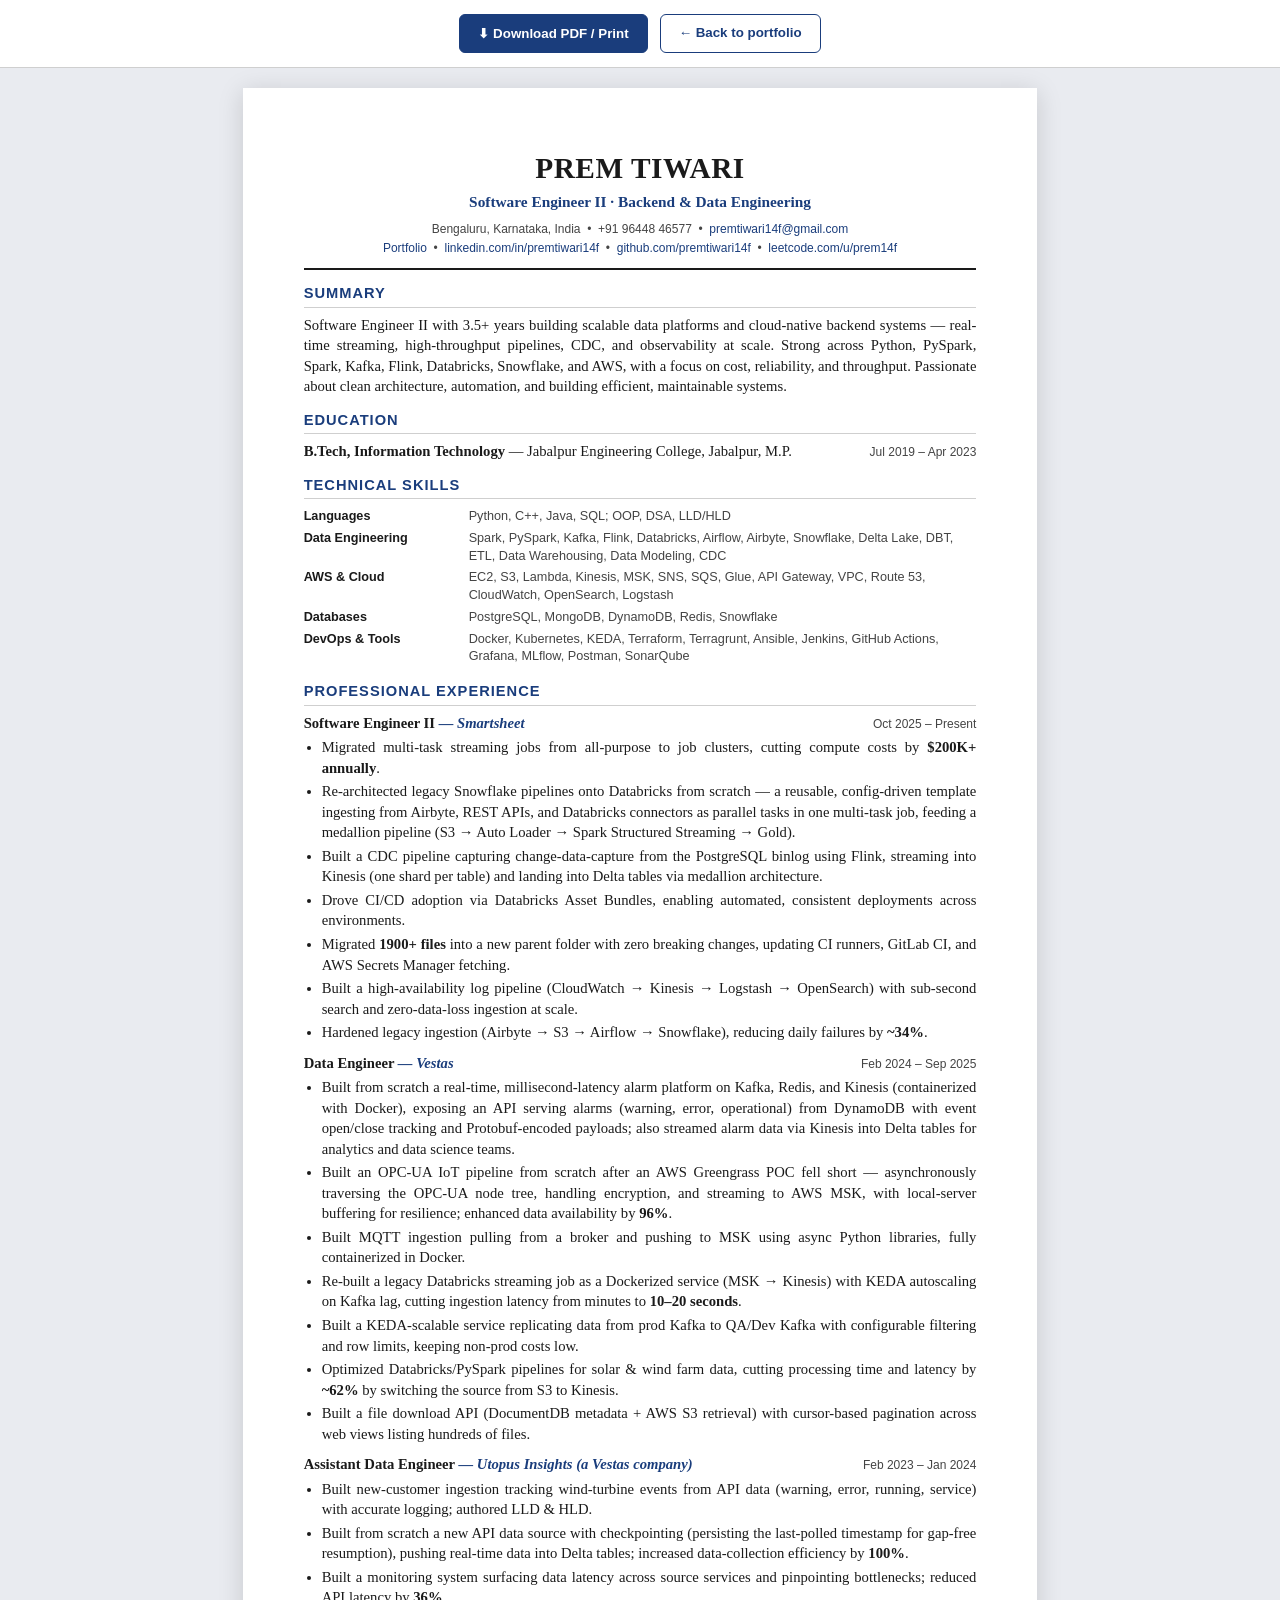
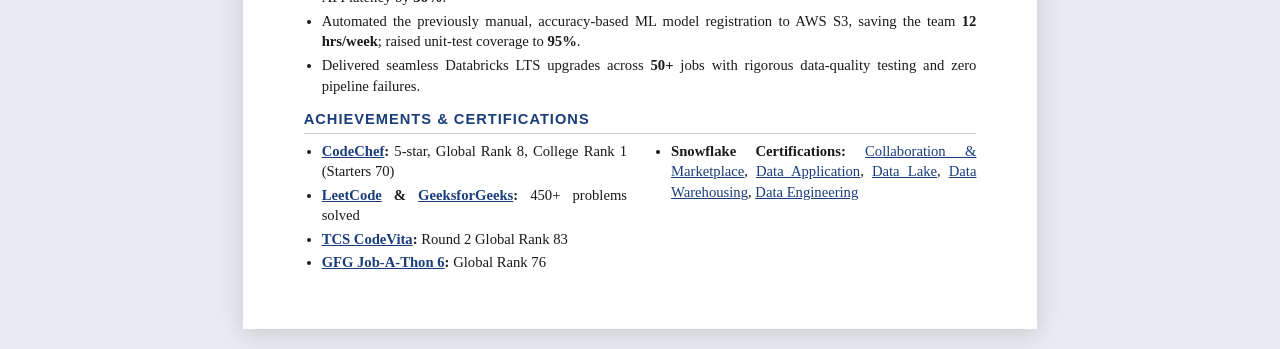
<file: resume.html>
<!DOCTYPE html>
<html lang="en">
<head>
  <meta charset="UTF-8" />
  <meta name="viewport" content="width=device-width, initial-scale=1.0" />
  <title>Prem Tiwari — Résumé</title>
  <meta name="description" content="Prem Tiwari — Software Engineer II. Backend & Data Engineering résumé." />
  <style>
    :root {
      --ink: #1a1a1a;
      --muted: #444;
      --rule: #cfcfcf;
      --accent: #1a3d7c;
    }
    * { box-sizing: border-box; margin: 0; padding: 0; }

    body {
      font-family: Georgia, "Times New Roman", serif;
      color: var(--ink);
      background: #e9ebf0;
      line-height: 1.4;
      font-size: 11pt;
    }

    /* Screen toolbar */
    .toolbar {
      position: sticky;
      top: 0;
      display: flex;
      justify-content: center;
      gap: 12px;
      padding: 14px;
      background: #ffffff;
      border-bottom: 1px solid var(--rule);
      z-index: 10;
    }
    .toolbar button, .toolbar a {
      font-family: Arial, sans-serif;
      font-size: 10pt;
      font-weight: 600;
      padding: 9px 18px;
      border-radius: 6px;
      border: 1px solid var(--accent);
      cursor: pointer;
      text-decoration: none;
    }
    .btn-print { background: var(--accent); color: #fff; }
    .btn-back { background: #fff; color: var(--accent); }

    /* The printable sheet */
    .sheet {
      background: #fff;
      width: 210mm;
      min-height: 297mm;
      margin: 20px auto;
      padding: 16mm 16mm 14mm;
      box-shadow: 0 4px 24px rgba(0,0,0,0.15);
    }

    header.head { text-align: center; border-bottom: 2px solid var(--ink); padding-bottom: 10px; margin-bottom: 12px; }
    header.head h1 { font-size: 22pt; letter-spacing: 0.5px; color: var(--ink); }
    header.head .title { font-size: 11.5pt; color: var(--accent); font-weight: bold; margin-top: 2px; }
    header.head .contact { font-family: Arial, sans-serif; font-size: 9pt; color: var(--muted); margin-top: 7px; line-height: 1.6; }
    header.head .contact a { color: var(--accent); text-decoration: none; }

    section { margin-top: 13px; }
    h2 {
      font-family: Arial, sans-serif;
      font-size: 11pt;
      text-transform: uppercase;
      letter-spacing: 1px;
      color: var(--accent);
      border-bottom: 1px solid var(--rule);
      padding-bottom: 3px;
      margin-bottom: 7px;
    }

    p.summary { text-align: justify; }

    .skills-table { width: 100%; border-collapse: collapse; }
    .skills-table td { vertical-align: top; padding: 2px 0; }
    .skills-table td.label { width: 165px; font-weight: bold; font-family: Arial, sans-serif; font-size: 9.5pt; color: var(--ink); padding-right: 10px; }
    .skills-table td.val { font-family: Arial, sans-serif; font-size: 9.5pt; color: var(--muted); }

    .role { margin-bottom: 10px; }
    .role-head { display: flex; justify-content: space-between; align-items: baseline; }
    .role-head .pos { font-weight: bold; font-size: 11pt; }
    .role-head .comp { font-style: italic; color: var(--accent); }
    .role-head .date { font-family: Arial, sans-serif; font-size: 9pt; color: var(--muted); white-space: nowrap; }
    ul { margin: 4px 0 0 18px; }
    ul li { margin-bottom: 3px; text-align: justify; }

    .edu-line { display: flex; justify-content: space-between; align-items: baseline; }
    .edu-line .date { font-family: Arial, sans-serif; font-size: 9pt; color: var(--muted); }

    .two { display: flex; gap: 26px; }
    .two > div { flex: 1; }
    .achv { margin: 0 0 0 18px; }
    .achv li { margin-bottom: 3px; }

    a { color: var(--accent); }

    /* ---------- PRINT ---------- */
    @page { size: A4; margin: 12mm; }
    @media print {
      body { background: #fff; font-size: 10.5pt; }
      .toolbar { display: none; }
      .sheet { width: auto; min-height: auto; margin: 0; padding: 0; box-shadow: none; }
      a { color: var(--ink); }
      header.head .contact a { color: var(--ink); }
      section, .role { page-break-inside: avoid; }
      h2 { page-break-after: avoid; }
    }
  </style>
</head>
<body>
  <div class="toolbar">
    <button class="btn-print" onclick="window.print()">⬇ Download PDF / Print</button>
    <a class="btn-back" href="index.html">← Back to portfolio</a>
  </div>

  <div class="sheet">
    <header class="head">
      <h1>PREM TIWARI</h1>
      <div class="title">Software Engineer II · Backend &amp; Data Engineering</div>
      <div class="contact">
        Bengaluru, Karnataka, India &nbsp;•&nbsp; +91 96448 46577 &nbsp;•&nbsp;
        <a href="mailto:premtiwari14f@gmail.com">premtiwari14f@gmail.com</a><br />
        <a href="https://premtiwari14f.github.io/about-me/">Portfolio</a> &nbsp;•&nbsp;
        <a href="https://www.linkedin.com/in/premtiwari14f/">linkedin.com/in/premtiwari14f</a> &nbsp;•&nbsp;
        <a href="https://github.com/premtiwari14f">github.com/premtiwari14f</a> &nbsp;•&nbsp;
        <a href="https://leetcode.com/u/prem14f/">leetcode.com/u/prem14f</a>
      </div>
    </header>

    <section>
      <h2>Summary</h2>
      <p class="summary">
        Software Engineer II with 3.5+ years building scalable data platforms and cloud-native backend systems —
        real-time streaming, high-throughput pipelines, CDC, and observability at scale. Strong across Python,
        PySpark, Spark, Kafka, Flink, Databricks, Snowflake, and AWS, with a focus on cost, reliability, and
        throughput. Passionate about clean architecture, automation, and building efficient, maintainable systems.
      </p>
    </section>

    <section>
      <h2>Education</h2>
      <div class="edu-line">
        <span><strong>B.Tech, Information Technology</strong> — Jabalpur Engineering College, Jabalpur, M.P.</span>
        <span class="date">Jul 2019 – Apr 2023</span>
      </div>
    </section>

    <section>
      <h2>Technical Skills</h2>
      <table class="skills-table">
        <tr>
          <td class="label">Languages</td>
          <td class="val">Python, C++, Java, SQL; OOP, DSA, LLD/HLD</td>
        </tr>
        <tr>
          <td class="label">Data Engineering</td>
          <td class="val">Spark, PySpark, Kafka, Flink, Databricks, Airflow, Airbyte, Snowflake, Delta Lake, DBT, ETL, Data Warehousing, Data Modeling, CDC</td>
        </tr>
        <tr>
          <td class="label">AWS &amp; Cloud</td>
          <td class="val">EC2, S3, Lambda, Kinesis, MSK, SNS, SQS, Glue, API Gateway, VPC, Route 53, CloudWatch, OpenSearch, Logstash</td>
        </tr>
        <tr>
          <td class="label">Databases</td>
          <td class="val">PostgreSQL, MongoDB, DynamoDB, Redis, Snowflake</td>
        </tr>
        <tr>
          <td class="label">DevOps &amp; Tools</td>
          <td class="val">Docker, Kubernetes, KEDA, Terraform, Terragrunt, Ansible, Jenkins, GitHub Actions, Grafana, MLflow, Postman, SonarQube</td>
        </tr>
      </table>
    </section>

    <section>
      <h2>Professional Experience</h2>

      <div class="role">
        <div class="role-head">
          <span class="pos">Software Engineer II <span class="comp">— Smartsheet</span></span>
          <span class="date">Oct 2025 – Present</span>
        </div>
        <ul>
          <li>Migrated multi-task streaming jobs from all-purpose to job clusters, cutting compute costs by <strong>$200K+ annually</strong>.</li>
          <li>Re-architected legacy Snowflake pipelines onto Databricks from scratch — a reusable, config-driven template ingesting from Airbyte, REST APIs, and Databricks connectors as parallel tasks in one multi-task job, feeding a medallion pipeline (S3 → Auto Loader → Spark Structured Streaming → Gold).</li>
          <li>Built a CDC pipeline capturing change-data-capture from the PostgreSQL binlog using Flink, streaming into Kinesis (one shard per table) and landing into Delta tables via medallion architecture.</li>
          <li>Drove CI/CD adoption via Databricks Asset Bundles, enabling automated, consistent deployments across environments.</li>
          <li>Migrated <strong>1900+ files</strong> into a new parent folder with zero breaking changes, updating CI runners, GitLab CI, and AWS Secrets Manager fetching.</li>
          <li>Built a high-availability log pipeline (CloudWatch → Kinesis → Logstash → OpenSearch) with sub-second search and zero-data-loss ingestion at scale.</li>
          <li>Hardened legacy ingestion (Airbyte → S3 → Airflow → Snowflake), reducing daily failures by <strong>~34%</strong>.</li>
        </ul>
      </div>

      <div class="role">
        <div class="role-head">
          <span class="pos">Data Engineer <span class="comp">— Vestas</span></span>
          <span class="date">Feb 2024 – Sep 2025</span>
        </div>
        <ul>
          <li>Built from scratch a real-time, millisecond-latency alarm platform on Kafka, Redis, and Kinesis (containerized with Docker), exposing an API serving alarms (warning, error, operational) from DynamoDB with event open/close tracking and Protobuf-encoded payloads; also streamed alarm data via Kinesis into Delta tables for analytics and data science teams.</li>
          <li>Built an OPC-UA IoT pipeline from scratch after an AWS Greengrass POC fell short — asynchronously traversing the OPC-UA node tree, handling encryption, and streaming to AWS MSK, with local-server buffering for resilience; enhanced data availability by <strong>96%</strong>.</li>
          <li>Built MQTT ingestion pulling from a broker and pushing to MSK using async Python libraries, fully containerized in Docker.</li>
          <li>Re-built a legacy Databricks streaming job as a Dockerized service (MSK → Kinesis) with KEDA autoscaling on Kafka lag, cutting ingestion latency from minutes to <strong>10–20 seconds</strong>.</li>
          <li>Built a KEDA-scalable service replicating data from prod Kafka to QA/Dev Kafka with configurable filtering and row limits, keeping non-prod costs low.</li>
          <li>Optimized Databricks/PySpark pipelines for solar &amp; wind farm data, cutting processing time and latency by <strong>~62%</strong> by switching the source from S3 to Kinesis.</li>
          <li>Built a file download API (DocumentDB metadata + AWS S3 retrieval) with cursor-based pagination across web views listing hundreds of files.</li>
        </ul>
      </div>

      <div class="role">
        <div class="role-head">
          <span class="pos">Assistant Data Engineer <span class="comp">— Utopus Insights (a Vestas company)</span></span>
          <span class="date">Feb 2023 – Jan 2024</span>
        </div>
        <ul>
          <li>Built new-customer ingestion tracking wind-turbine events from API data (warning, error, running, service) with accurate logging; authored LLD &amp; HLD.</li>
          <li>Built from scratch a new API data source with checkpointing (persisting the last-polled timestamp for gap-free resumption), pushing real-time data into Delta tables; increased data-collection efficiency by <strong>100%</strong>.</li>
          <li>Built a monitoring system surfacing data latency across source services and pinpointing bottlenecks; reduced API latency by <strong>36%</strong>.</li>
          <li>Automated the previously manual, accuracy-based ML model registration to AWS S3, saving the team <strong>12 hrs/week</strong>; raised unit-test coverage to <strong>95%</strong>.</li>
          <li>Delivered seamless Databricks LTS upgrades across <strong>50+</strong> jobs with rigorous data-quality testing and zero pipeline failures.</li>
        </ul>
      </div>
    </section>

    <section>
      <h2>Achievements &amp; Certifications</h2>
      <div class="two">
        <div>
          <ul class="achv">
            <li><strong><a href="https://www.codechef.com/users/premtiwari14f">CodeChef</a>:</strong> 5-star, Global Rank 8, College Rank 1 (Starters 70)</li>
            <li><strong><a href="https://leetcode.com/u/prem14f/">LeetCode</a> &amp; <a href="https://www.geeksforgeeks.org/user/premlkt123/">GeeksforGeeks</a>:</strong> 450+ problems solved</li>
            <li><strong><a href="https://drive.google.com/file/d/1IbciAmqz7Y8NESAfF_hLhXyEHzW9FNl_/view?usp=sharing">TCS CodeVita</a>:</strong> Round 2 Global Rank 83</li>
            <li><strong><a href="https://drive.google.com/file/d/14MqRZaM0MDjgBrjLulz52H-pFFLaEYYh/view?usp=sharing">GFG Job-A-Thon 6</a>:</strong> Global Rank 76</li>
          </ul>
        </div>
        <div>
          <ul class="achv">
            <li><strong>Snowflake Certifications:</strong>
              <a href="https://achieve.snowflake.com/23ab3a8b-5385-4381-ab8c-739de471c51a#acc.8QrqWa4d">Collaboration &amp; Marketplace</a>,
              <a href="https://achieve.snowflake.com/2c4ed677-e18a-403d-9496-b221733350d4#acc.kE2SePz9">Data Application</a>,
              <a href="https://achieve.snowflake.com/67aa6a4b-f3d9-4886-a0e3-14d053d1676d#acc.KMYrqgw4">Data Lake</a>,
              <a href="https://achieve.snowflake.com/810f2bc5-b9cb-42fa-8d0e-07bd6bc1b5c5#acc.BLj75CGm">Data Warehousing</a>,
              <a href="https://achieve.snowflake.com/c47f8edf-21a6-48f8-be7a-835d4eb55972#acc.sAkRndZB">Data Engineering</a>
            </li>
          </ul>
        </div>
      </div>
    </section>
  </div>
</body>
</html>
</file>
